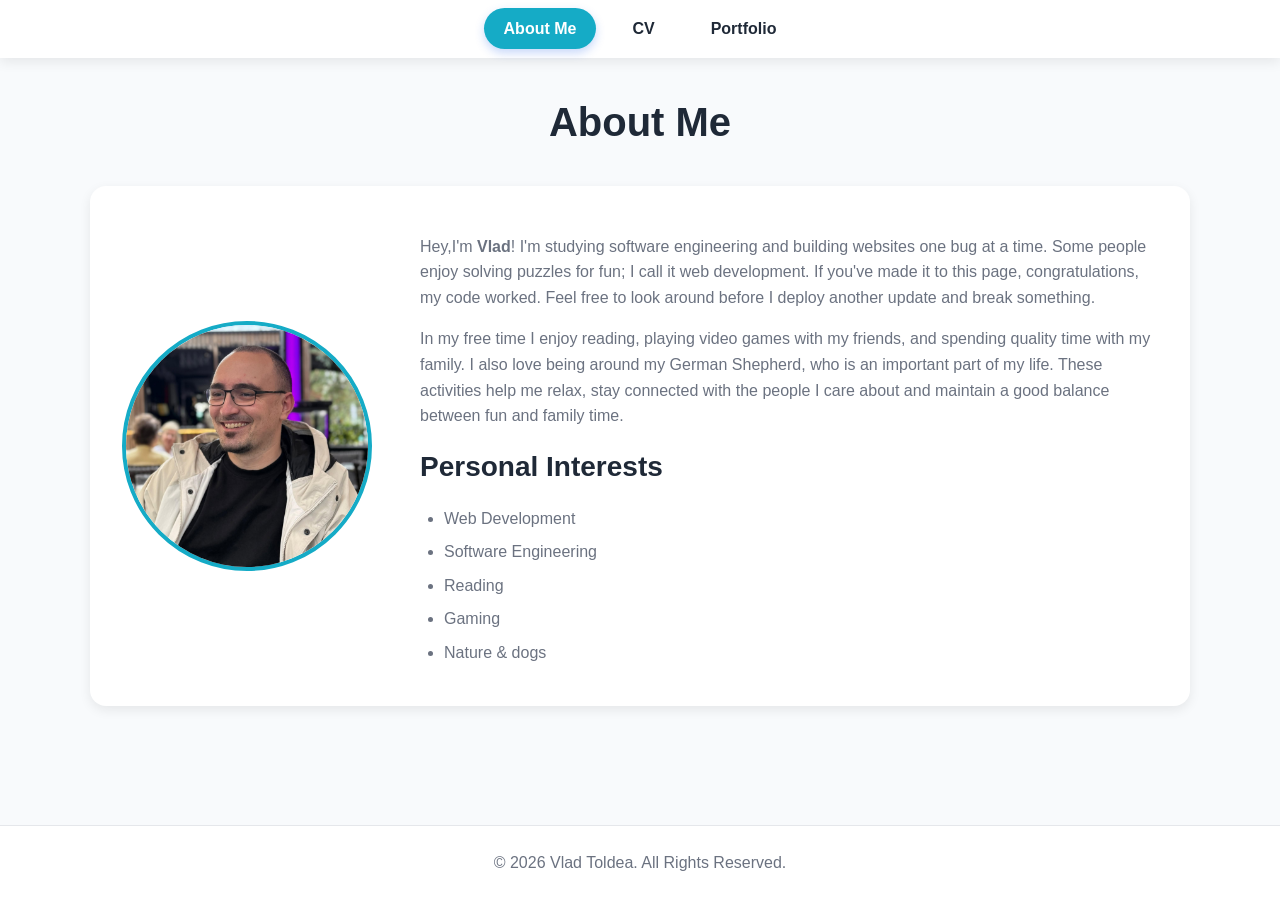
<file: index.html>
<!doctype html>
<html lang="en">
  <head>
    <meta charset="UTF-8" />
    <meta name="viewport" content="width=device-width, initial-scale=1.0" />
    <title>About Me | Vlad Toldea</title>
    <link rel="stylesheet" href="css/style.css" />
  </head>
  <body>
    <header>
      <nav>
        <ul>
          <li><a href="index.html" class="active">About Me</a></li>
          <li><a href="cv.html">CV</a></li>
          <li><a href="portfolio.html">Portfolio</a></li>
        </ul>
      </nav>
    </header>

    <main>
      <section class="page-header">
        <h1>About Me</h1>
      </section>
      <section class="about-container card">
        <figure>
          <img src="images/profile.jpg" alt="Profile Picture" />
        </figure>

        <article>
          <p>
            Hey,I'm <strong>Vlad</strong>! I'm studying software engineering and
            building websites one bug at a time. Some people enjoy solving
            puzzles for fun; I call it web development. If you've made it to
            this page, congratulations, my code worked. Feel free to look around
            before I deploy another update and break something.
          </p>

          <p>
            In my free time I enjoy reading, playing video games with my
            friends, and spending quality time with my family. I also love being
            around my German Shepherd, who is an important part of my life.
            These activities help me relax, stay connected with the people I
            care about and maintain a good balance between fun and family time.
          </p>

          <h2>Personal Interests</h2>

          <ul>
            <li>Web Development</li>
            <li>Software Engineering</li>
            <li>Reading</li>
            <li>Gaming</li>
            <li>Nature & dogs</li>
          </ul>
        </article>
      </section>
    </main>

    <footer>
      <p>&copy; 2026 Vlad Toldea. All Rights Reserved.</p>
    </footer>
  </body>
</html>
</file>
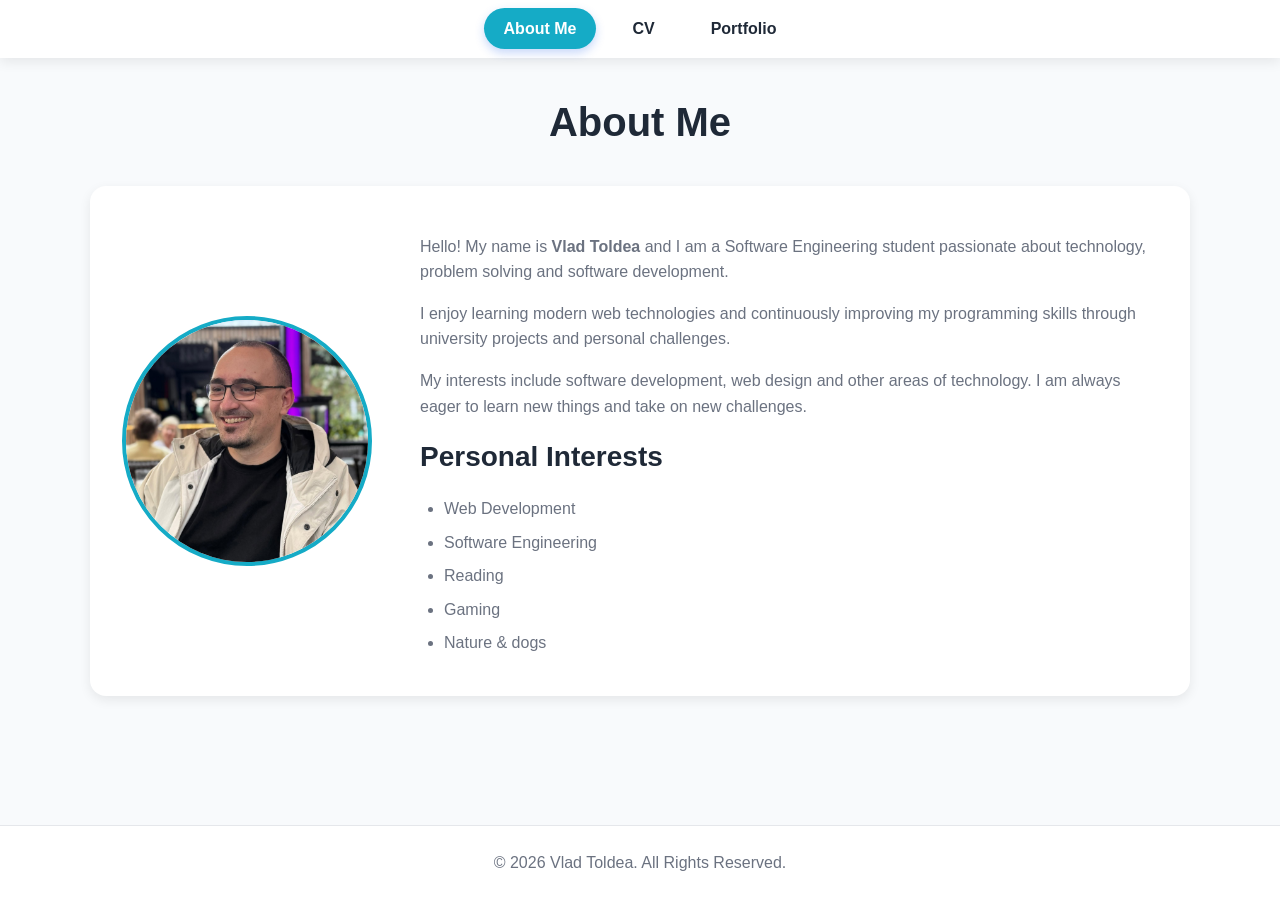
<file: about-me.html>
<!doctype html>
<html lang="en">
  <head>
    <meta charset="UTF-8" />
    <meta name="viewport" content="width=device-width, initial-scale=1.0" />
    <title>About Me | Vlad Toldea</title>
    <link rel="stylesheet" href="css/style.css" />
  </head>
  <body>
    <header>
      <nav>
        <ul>
          <li><a href="about-me.html" class="active">About Me</a></li>
          <li><a href="cv.html">CV</a></li>
          <li><a href="portfolio.html">Portfolio</a></li>
        </ul>
      </nav>
    </header>

    <main>
      <section class="page-header">
        <h1>About Me</h1>
      </section>
      <section class="about-container card">
        <figure>
          <img src="images/profile.jpg" alt="Profile Picture" />
        </figure>

        <article>
          <p>
            Hello! My name is <strong>Vlad Toldea</strong> and I am a Software
            Engineering student passionate about technology, problem solving and
            software development.
          </p>

          <p>
            I enjoy learning modern web technologies and continuously improving
            my programming skills through university projects and personal
            challenges.
          </p>

          <p>
            My interests include software development, web design and other
            areas of technology. I am always eager to learn new things and take
            on new challenges.
          </p>

          <h2>Personal Interests</h2>

          <ul>
            <li>Web Development</li>
            <li>Software Engineering</li>
            <li>Reading</li>
            <li>Gaming</li>
            <li>Nature & dogs</li>
          </ul>
        </article>
      </section>
    </main>

    <footer>
      <p>&copy; 2026 Vlad Toldea. All Rights Reserved.</p>
    </footer>
  </body>
</html>
</file>
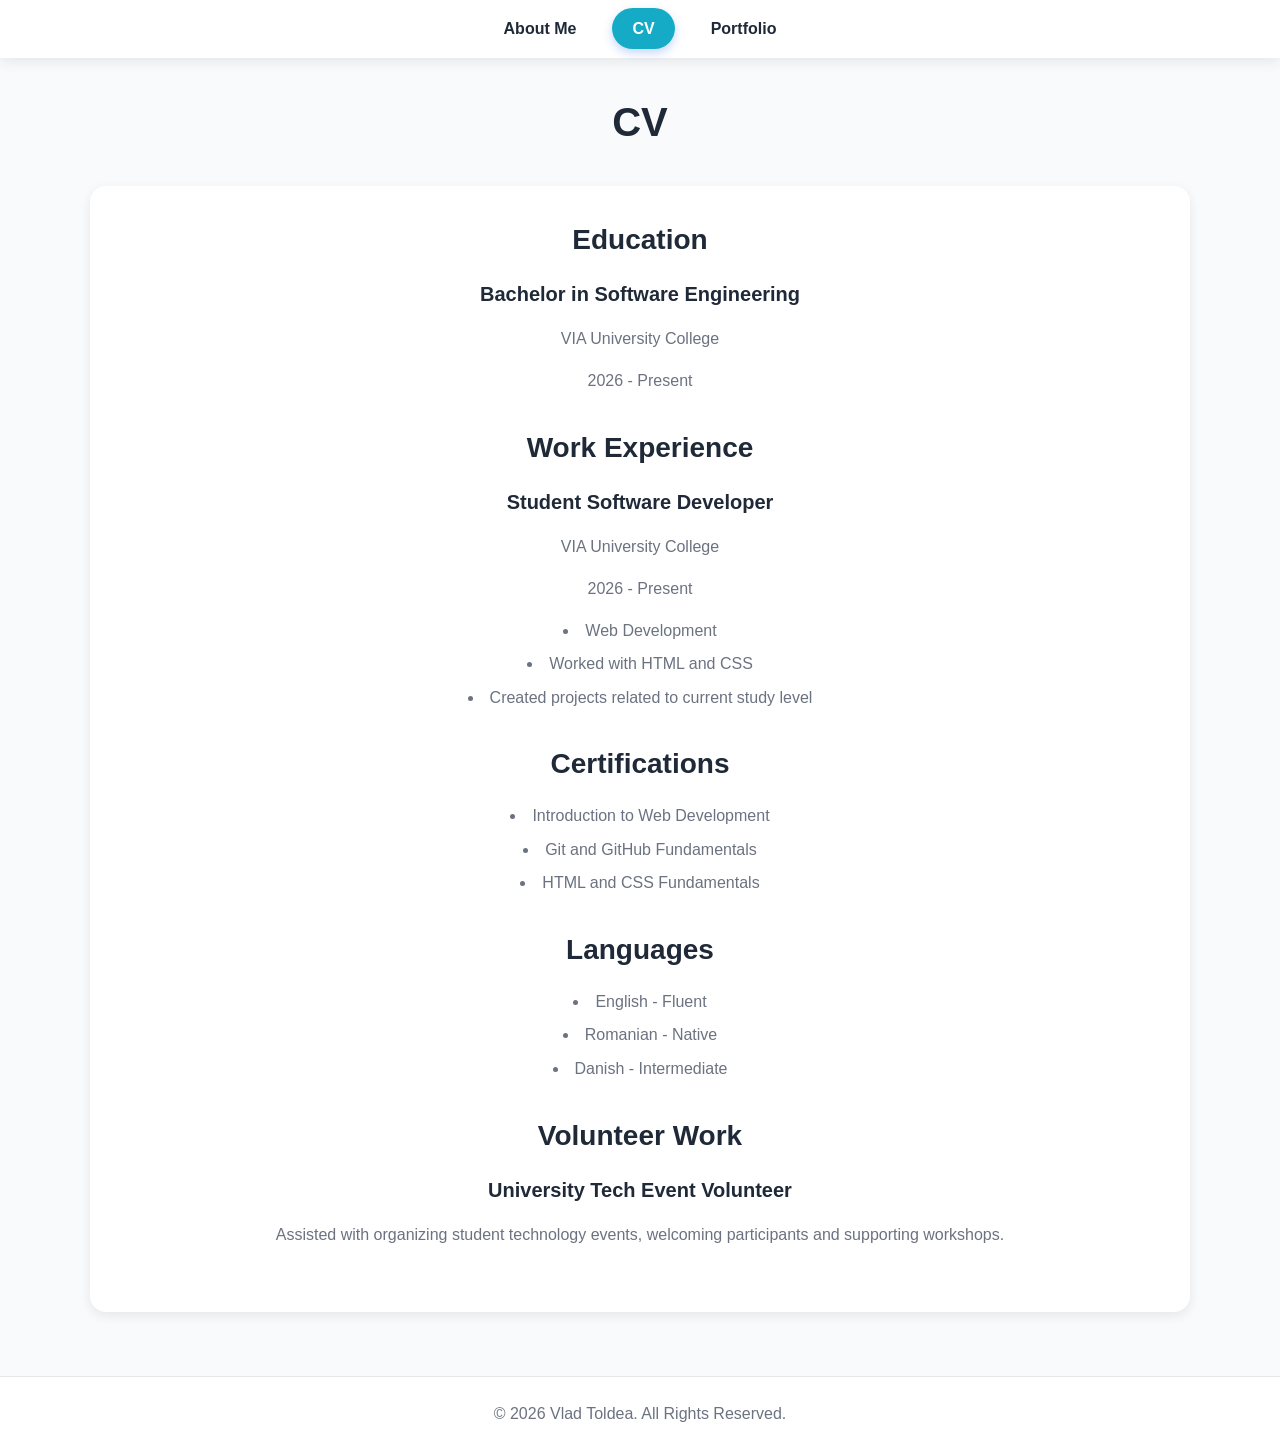
<file: cv.html>
<!doctype html>
<html lang="en">
  <head>
    <meta charset="UTF-8" />
    <meta name="viewport" content="width=device-width, initial-scale=1.0" />
    <title>CV | Vlad Toldea</title>
    <link rel="stylesheet" href="css/style.css" />
  </head>
  <body>
    <header>
      <nav>
        <ul>
          <li><a href="index.html">About Me</a></li>
          <li><a href="cv.html" class="active">CV</a></li>
          <li><a href="portfolio.html">Portfolio</a></li>
        </ul>
      </nav>
    </header>

    <main class="cv-page">
      <section class="page-header">
        <h1>CV</h1>
      </section>
      <section class="card">
        <section>
          <h2>Education</h2>

          <article>
            <h3>Bachelor in Software Engineering</h3>
            <p>VIA University College</p>
            <p>2026 - Present</p>
          </article>
        </section>

        <section>
          <h2>Work Experience</h2>

          <article>
            <h3>Student Software Developer</h3>
            <p>VIA University College</p>
            <p>2026 - Present</p>
            <ul>
              <li>Web Development</li>
              <li>Worked with HTML and CSS</li>
              <li>Created projects related to current study level</li>
            </ul>
          </article>
        </section>

        <section>
          <h2>Certifications</h2>

          <ul>
            <li>Introduction to Web Development</li>
            <li>Git and GitHub Fundamentals</li>
            <li>HTML and CSS Fundamentals</li>
          </ul>
        </section>

        <section>
          <h2>Languages</h2>

          <ul>
            <li>English - Fluent</li>
            <li>Romanian - Native</li>
            <li>Danish - Intermediate</li>
          </ul>
        </section>

        <section>
          <h2>Volunteer Work</h2>

          <article>
            <h3>University Tech Event Volunteer</h3>
            <p>
              Assisted with organizing student technology events, welcoming
              participants and supporting workshops.
            </p>
          </article>
        </section>
      </section>
    </main>

    <footer>
      <p>&copy; 2026 Vlad Toldea. All Rights Reserved.</p>
    </footer>
  </body>
</html>
</file>
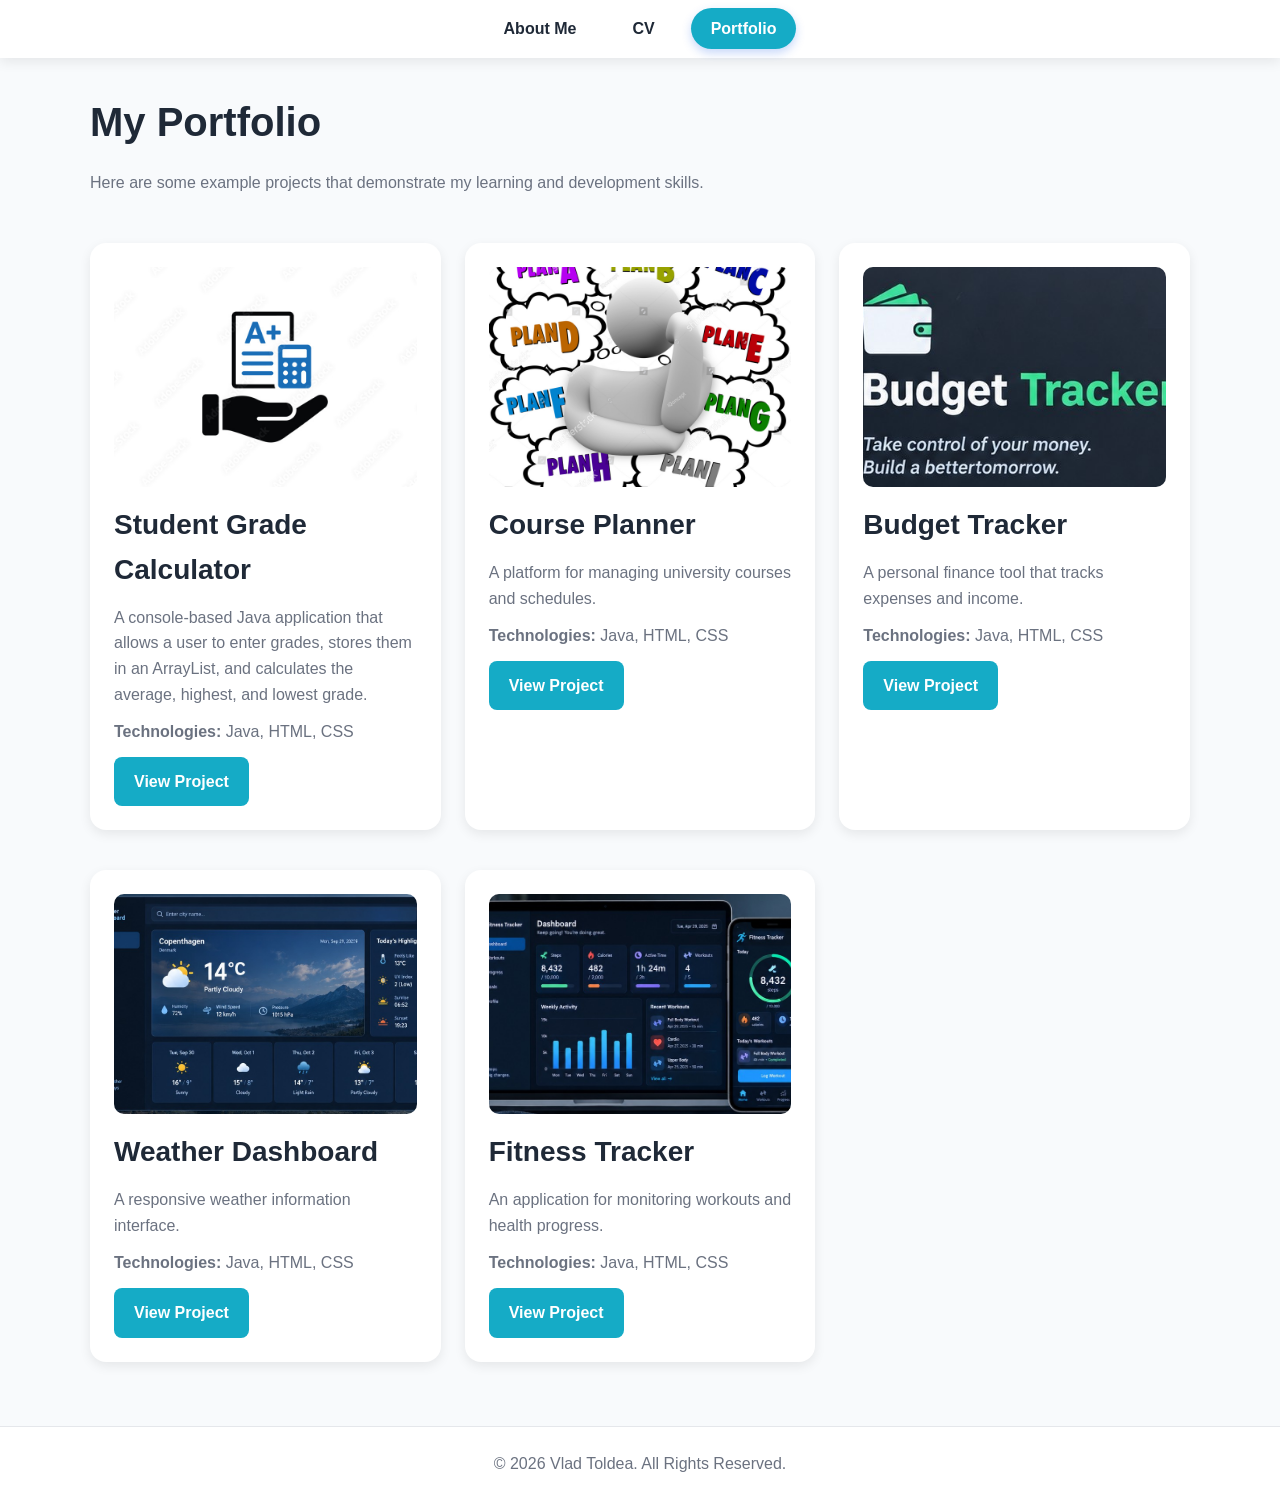
<file: portfolio.html>
<!doctype html>
<html lang="en">
  <head>
    <meta charset="UTF-8" />
    <meta name="viewport" content="width=device-width, initial-scale=1.0" />
    <title>Portfolio | Vlad Toldea</title>
    <link rel="stylesheet" href="css/style.css" />
  </head>
  <body>
    <header>
      <nav>
        <ul>
          <li><a href="index.html">About Me</a></li>
          <li><a href="cv.html">CV</a></li>
          <li><a href="portfolio.html" class="active">Portfolio</a></li>
        </ul>
      </nav>
    </header>

    <main>
      <section>
        <h1>My Portfolio</h1>
        <p>
          Here are some example projects that demonstrate my learning and
          development skills.
        </p>
      </section>

      <section class="projects-grid">
        <article class="project-card">
          <img src="images/project-1.jpg" alt="Student Grade Calculator" />

          <h2>Student Grade Calculator</h2>

          <p>
            A console-based Java application that allows a user to enter grades,
            stores them in an ArrayList, and calculates the average, highest,
            and lowest grade.
          </p>

          <p><strong>Technologies:</strong> Java, HTML, CSS</p>

          <a href="project-1.html">View Project</a>
        </article>

        <article class="project-card">
          <img src="images/project-2.jpg" alt="Course Planner" />

          <h2>Course Planner</h2>

          <p>A platform for managing university courses and schedules.</p>

          <p><strong>Technologies:</strong> Java, HTML, CSS</p>

          <a href="project-2.html">View Project</a>
        </article>

        <article class="project-card">
          <img src="images/project-3.jpg" alt="Budget Tracker" />

          <h2>Budget Tracker</h2>

          <p>A personal finance tool that tracks expenses and income.</p>

          <p><strong>Technologies:</strong> Java, HTML, CSS</p>

          <a href="project-3.html">View Project</a>
        </article>

        <article class="project-card">
          <img src="images/project-4.jpg" alt="Weather Dashboard" />

          <h2>Weather Dashboard</h2>

          <p>A responsive weather information interface.</p>

          <p><strong>Technologies:</strong> Java, HTML, CSS</p>

          <a href="project-4.html">View Project</a>
        </article>

        <article class="project-card">
          <img src="images/project-5.jpg" alt="Fitness Tracker" />

          <h2>Fitness Tracker</h2>

          <p>An application for monitoring workouts and health progress.</p>

          <p><strong>Technologies:</strong> Java, HTML, CSS</p>

          <a href="project-5.html">View Project</a>
        </article>
      </section>
    </main>

    <footer>
      <p>&copy; 2026 Vlad Toldea. All Rights Reserved.</p>
    </footer>
  </body>
</html>
</file>
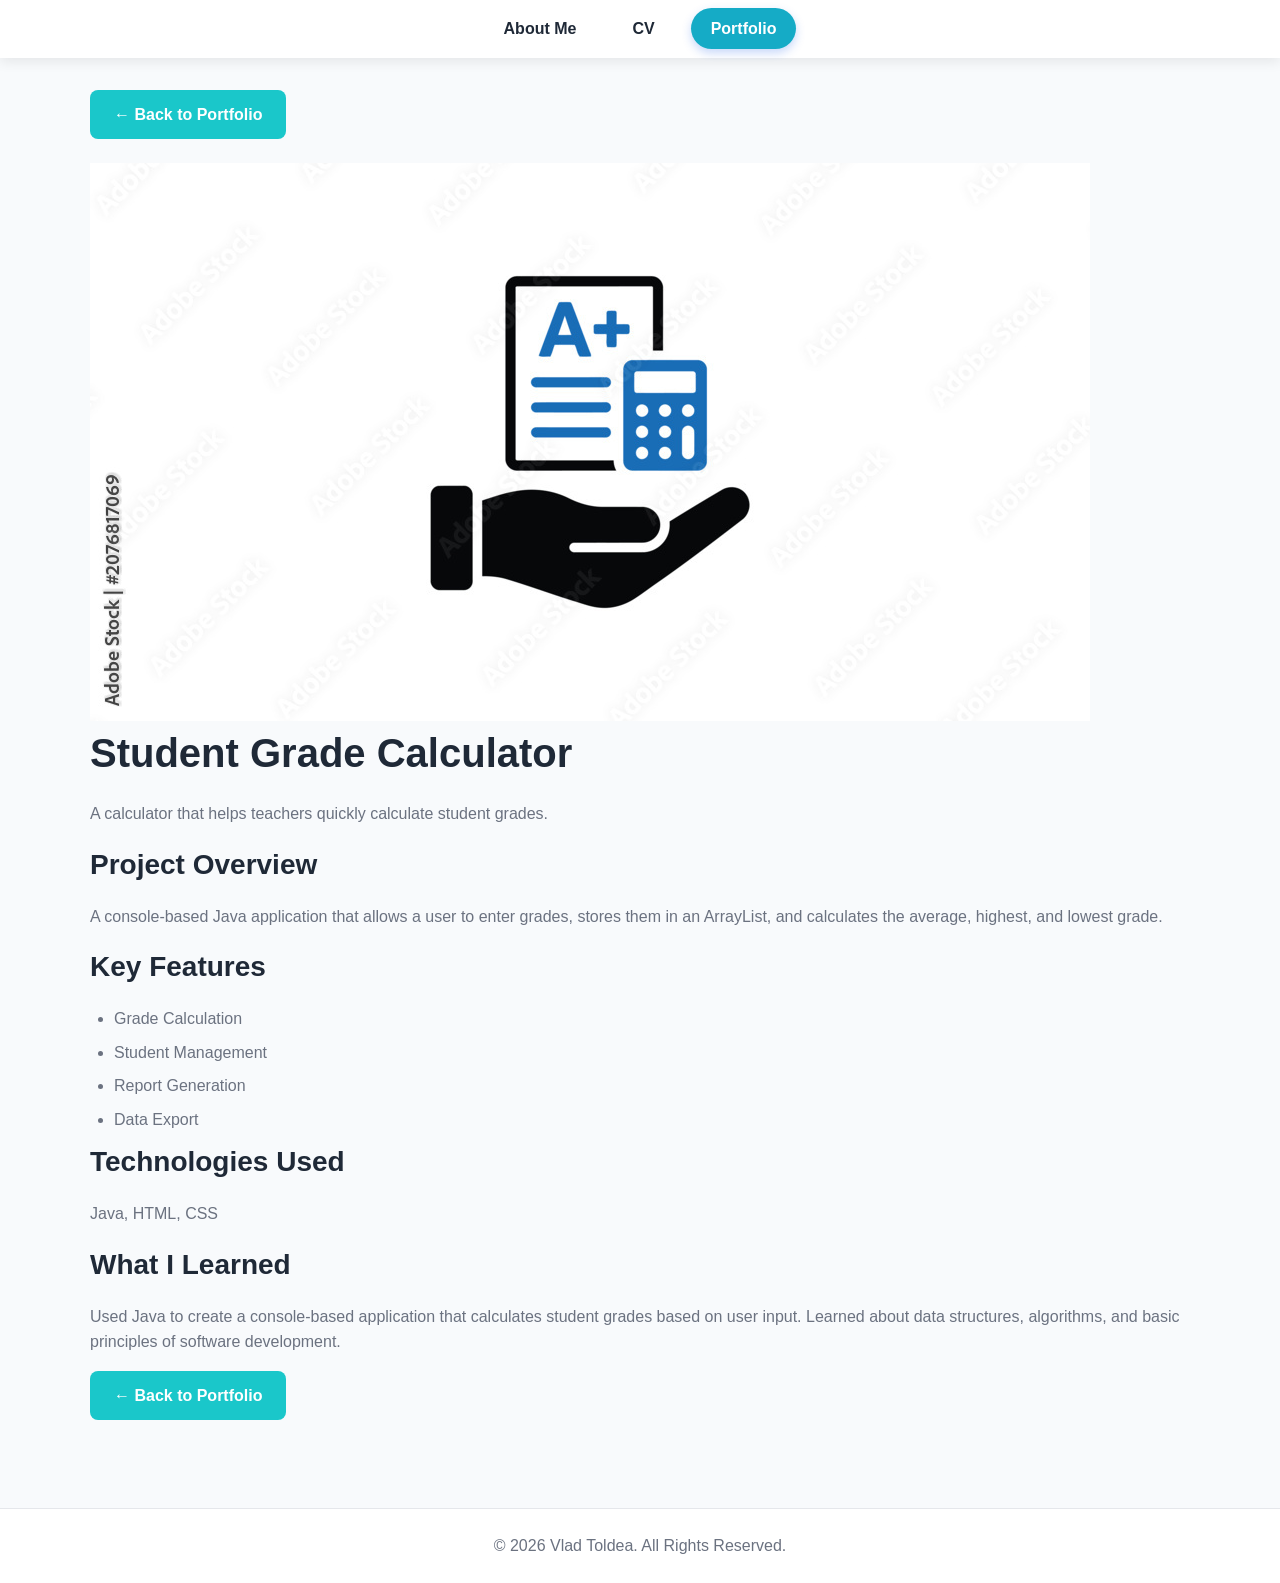
<file: project-1.html>
<!doctype html>
<html lang="en">
  <head>
    <meta charset="UTF-8" />
    <meta name="viewport" content="width=device-width, initial-scale=1.0" />
    <title>Student Grade Calculator | Vlad Toldea</title>
    <link rel="stylesheet" href="css/style.css" />
  </head>

  <body>
    <header>
      <nav>
        <ul>
          <li><a href="index.html">About Me</a></li>
          <li><a href="cv.html">CV</a></li>
          <li><a href="portfolio.html" class="active">Portfolio</a></li>
        </ul>
      </nav>
    </header>

    <main>
      <section class="project-page">
        <a href="portfolio.html" class="btn">← Back to Portfolio</a>
        <img src="images/project-1.jpg" alt="Student Grade Calculator" />
        <h1>Student Grade Calculator</h1>

        <p>
          A calculator that helps teachers quickly calculate student grades.
        </p>

        <h2>Project Overview</h2>

        <p>
          A console-based Java application that allows a user to enter grades,
          stores them in an ArrayList, and calculates the average, highest, and
          lowest grade.
        </p>

        <h2>Key Features</h2>

        <ul>
          <li>Grade Calculation</li>
          <li>Student Management</li>
          <li>Report Generation</li>
          <li>Data Export</li>
        </ul>

        <h2>Technologies Used</h2>

        <p>Java, HTML, CSS</p>

        <h2>What I Learned</h2>

        <p>
          Used Java to create a console-based application that calculates
          student grades based on user input. Learned about data structures,
          algorithms, and basic principles of software development.
        </p>

        <p>
          <a href="portfolio.html" class="btn">← Back to Portfolio</a>
        </p>
      </section>
    </main>

    <footer>
      <p>&copy; 2026 Vlad Toldea. All Rights Reserved.</p>
    </footer>
  </body>
</html>
</file>
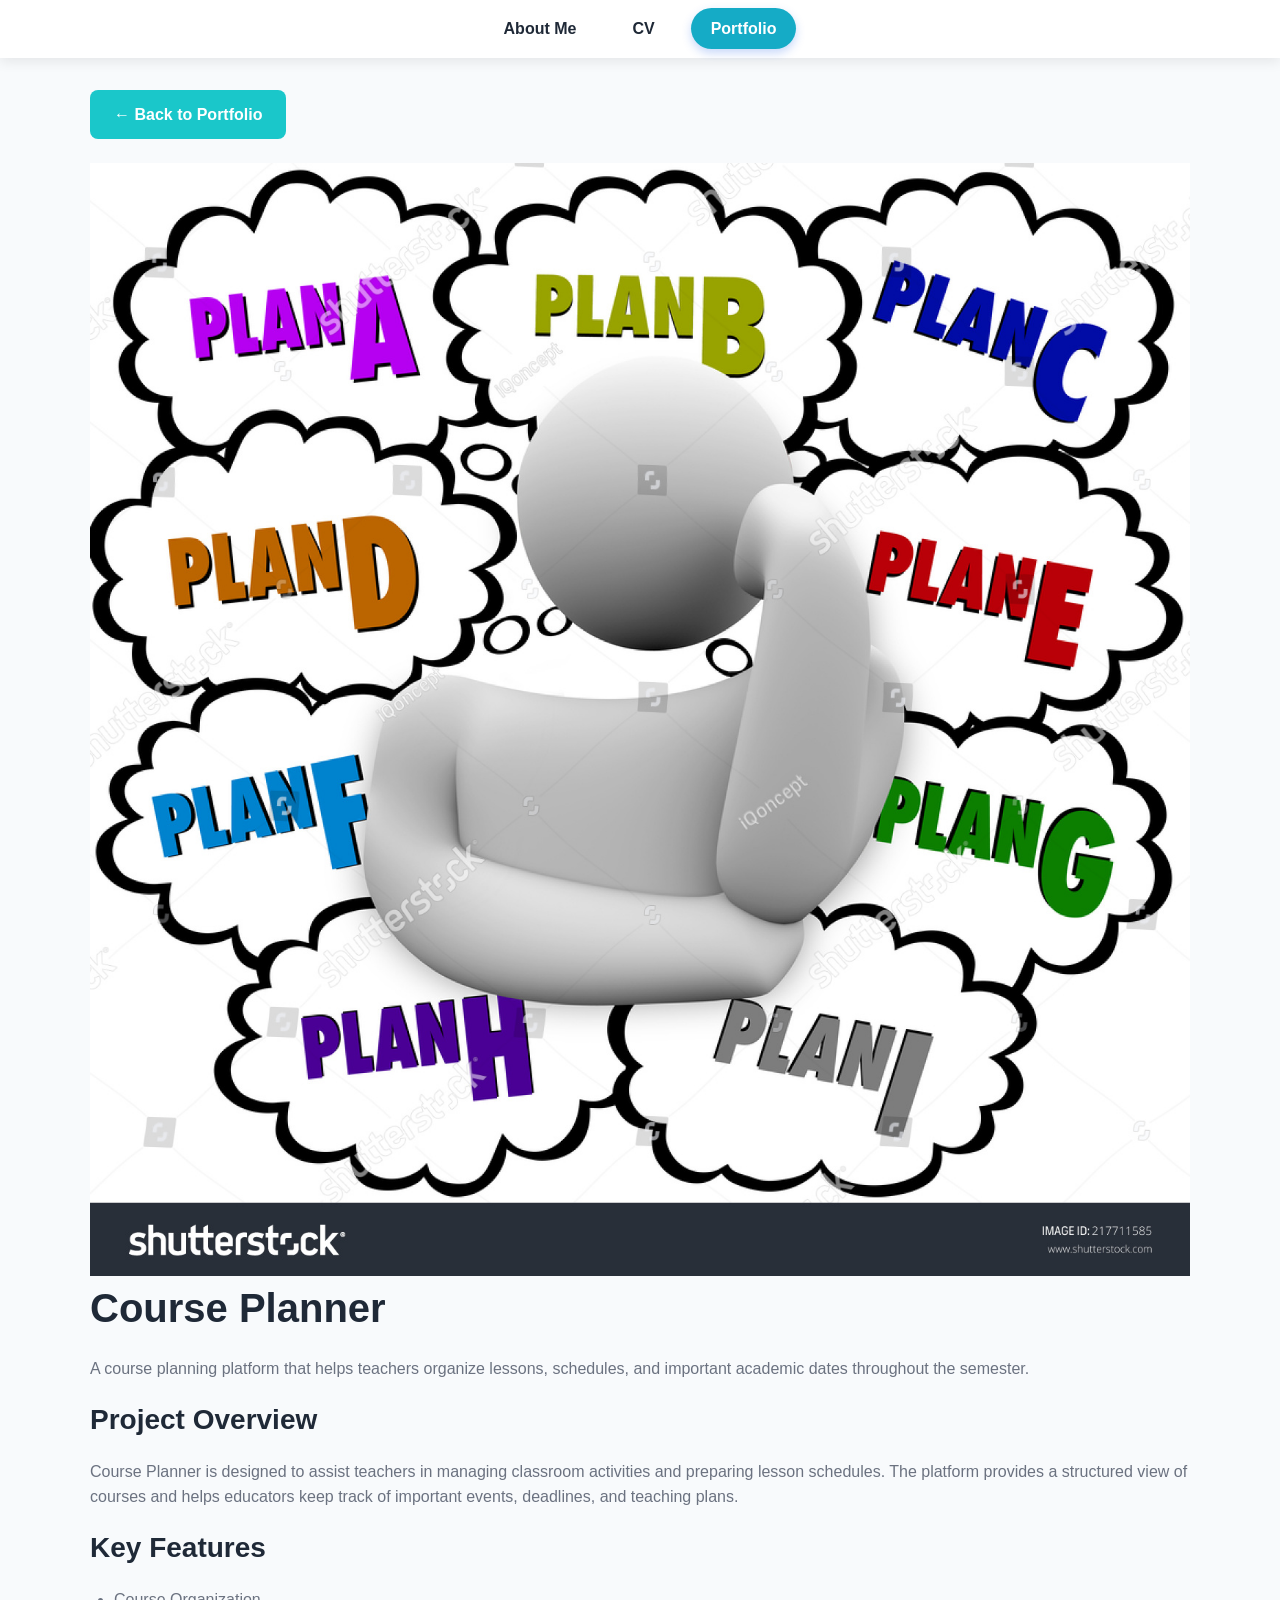
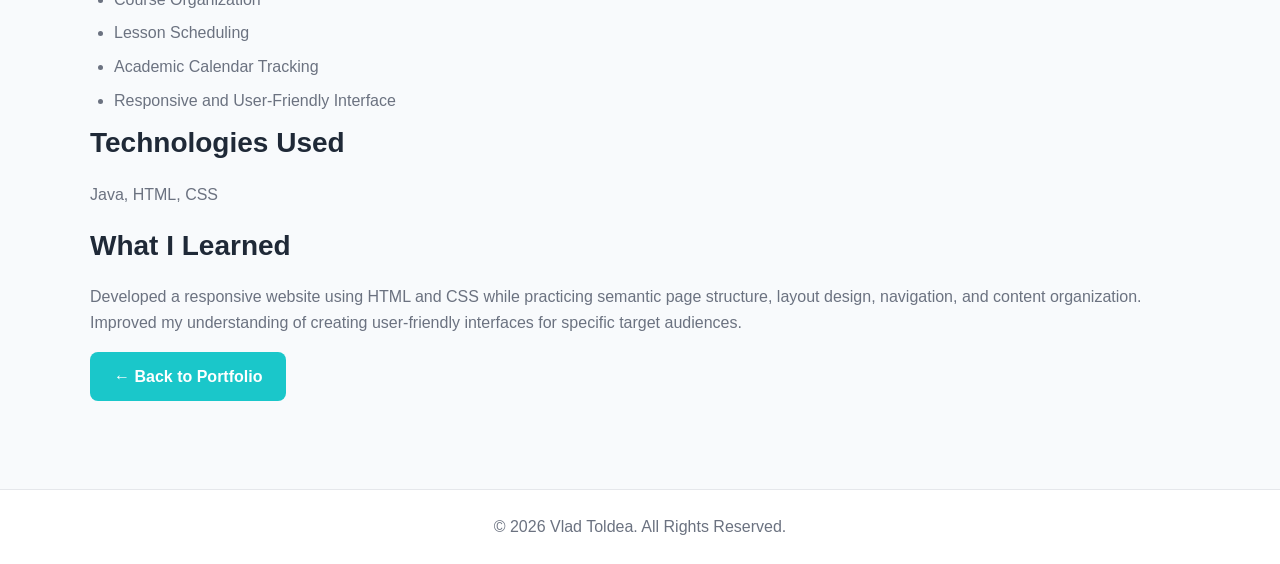
<file: project-2.html>
<!doctype html>
<html lang="en">
  <head>
    <meta charset="UTF-8" />
    <meta name="viewport" content="width=device-width, initial-scale=1.0" />
    <title>Course Planner | Vlad Toldea</title>
    <link rel="stylesheet" href="css/style.css" />
  </head>
  <body>
    <header>
      <nav>
        <ul>
          <li><a href="index.html">About Me</a></li>
          <li><a href="cv.html">CV</a></li>
          <li><a href="portfolio.html" class="active">Portfolio</a></li>
        </ul>
      </nav>
    </header>

    <main>
      <section class="project-page">
        <a href="portfolio.html" class="btn">← Back to Portfolio</a>

        <img src="images/project-2.jpg" alt="Course Planner" />

        <h1>Course Planner</h1>

        <p>
          A course planning platform that helps teachers organize lessons,
          schedules, and important academic dates throughout the semester.
        </p>

        <h2>Project Overview</h2>

        <p>
          Course Planner is designed to assist teachers in managing classroom
          activities and preparing lesson schedules. The platform provides a
          structured view of courses and helps educators keep track of important
          events, deadlines, and teaching plans.
        </p>

        <h2>Key Features</h2>

        <ul>
          <li>Course Organization</li>
          <li>Lesson Scheduling</li>
          <li>Academic Calendar Tracking</li>
          <li>Responsive and User-Friendly Interface</li>
        </ul>

        <h2>Technologies Used</h2>

        <p>Java, HTML, CSS</p>

        <h2>What I Learned</h2>

        <p>
          Developed a responsive website using HTML and CSS while practicing
          semantic page structure, layout design, navigation, and content
          organization. Improved my understanding of creating user-friendly
          interfaces for specific target audiences.
        </p>

        <p>
          <a href="portfolio.html" class="btn">← Back to Portfolio</a>
        </p>
      </section>
    </main>

    <footer>
      <p>&copy; 2026 Vlad Toldea. All Rights Reserved.</p>
    </footer>
  </body>
</html>
</file>
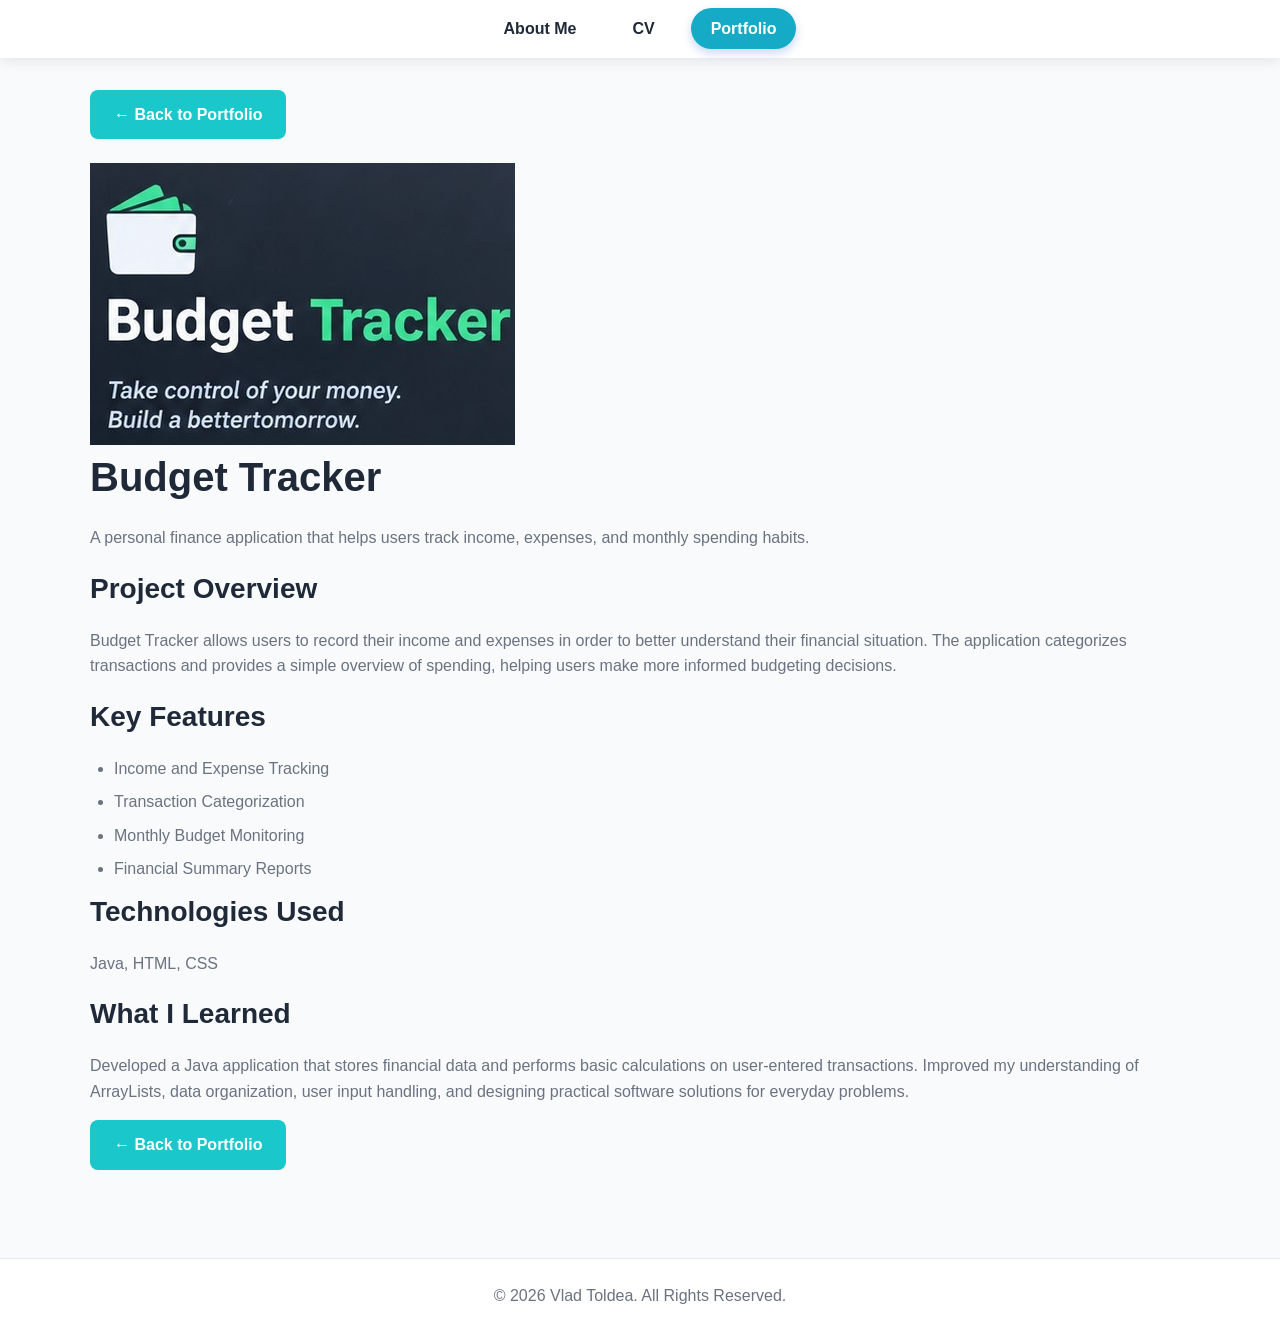
<file: project-3.html>
<!doctype html>
<html lang="en">
  <head>
    <meta charset="UTF-8" />
    <meta name="viewport" content="width=device-width, initial-scale=1.0" />
    <title>Budget Tracker | Vlad Toldea</title>
    <link rel="stylesheet" href="css/style.css" />
  </head>
  <body>
    <header>
      <nav>
        <ul>
          <li><a href="index.html">About Me</a></li>
          <li><a href="cv.html">CV</a></li>
          <li><a href="portfolio.html" class="active">Portfolio</a></li>
        </ul>
      </nav>
    </header>
    <main>
      <section class="project-page">
        <a href="portfolio.html" class="btn">← Back to Portfolio</a>
        <img src="images/project-3.jpg" alt="Budget Tracker" />
        <h1>Budget Tracker</h1>
        <p>
          A personal finance application that helps users track income,
          expenses, and monthly spending habits.
        </p>
        <h2>Project Overview</h2>
        <p>
          Budget Tracker allows users to record their income and expenses in
          order to better understand their financial situation. The application
          categorizes transactions and provides a simple overview of spending,
          helping users make more informed budgeting decisions.
        </p>
        <h2>Key Features</h2>
        <ul>
          <li>Income and Expense Tracking</li>
          <li>Transaction Categorization</li>
          <li>Monthly Budget Monitoring</li>
          <li>Financial Summary Reports</li>
        </ul>
        <h2>Technologies Used</h2>
        <p>Java, HTML, CSS</p>
        <h2>What I Learned</h2>
        <p>
          Developed a Java application that stores financial data and performs
          basic calculations on user-entered transactions. Improved my
          understanding of ArrayLists, data organization, user input handling,
          and designing practical software solutions for everyday problems.
        </p>
        <p>
          <a href="portfolio.html" class="btn">← Back to Portfolio</a>
        </p>
      </section>
    </main>
    <footer>
      <p>&copy; 2026 Vlad Toldea. All Rights Reserved.</p>
    </footer>
  </body>
</html>
</file>
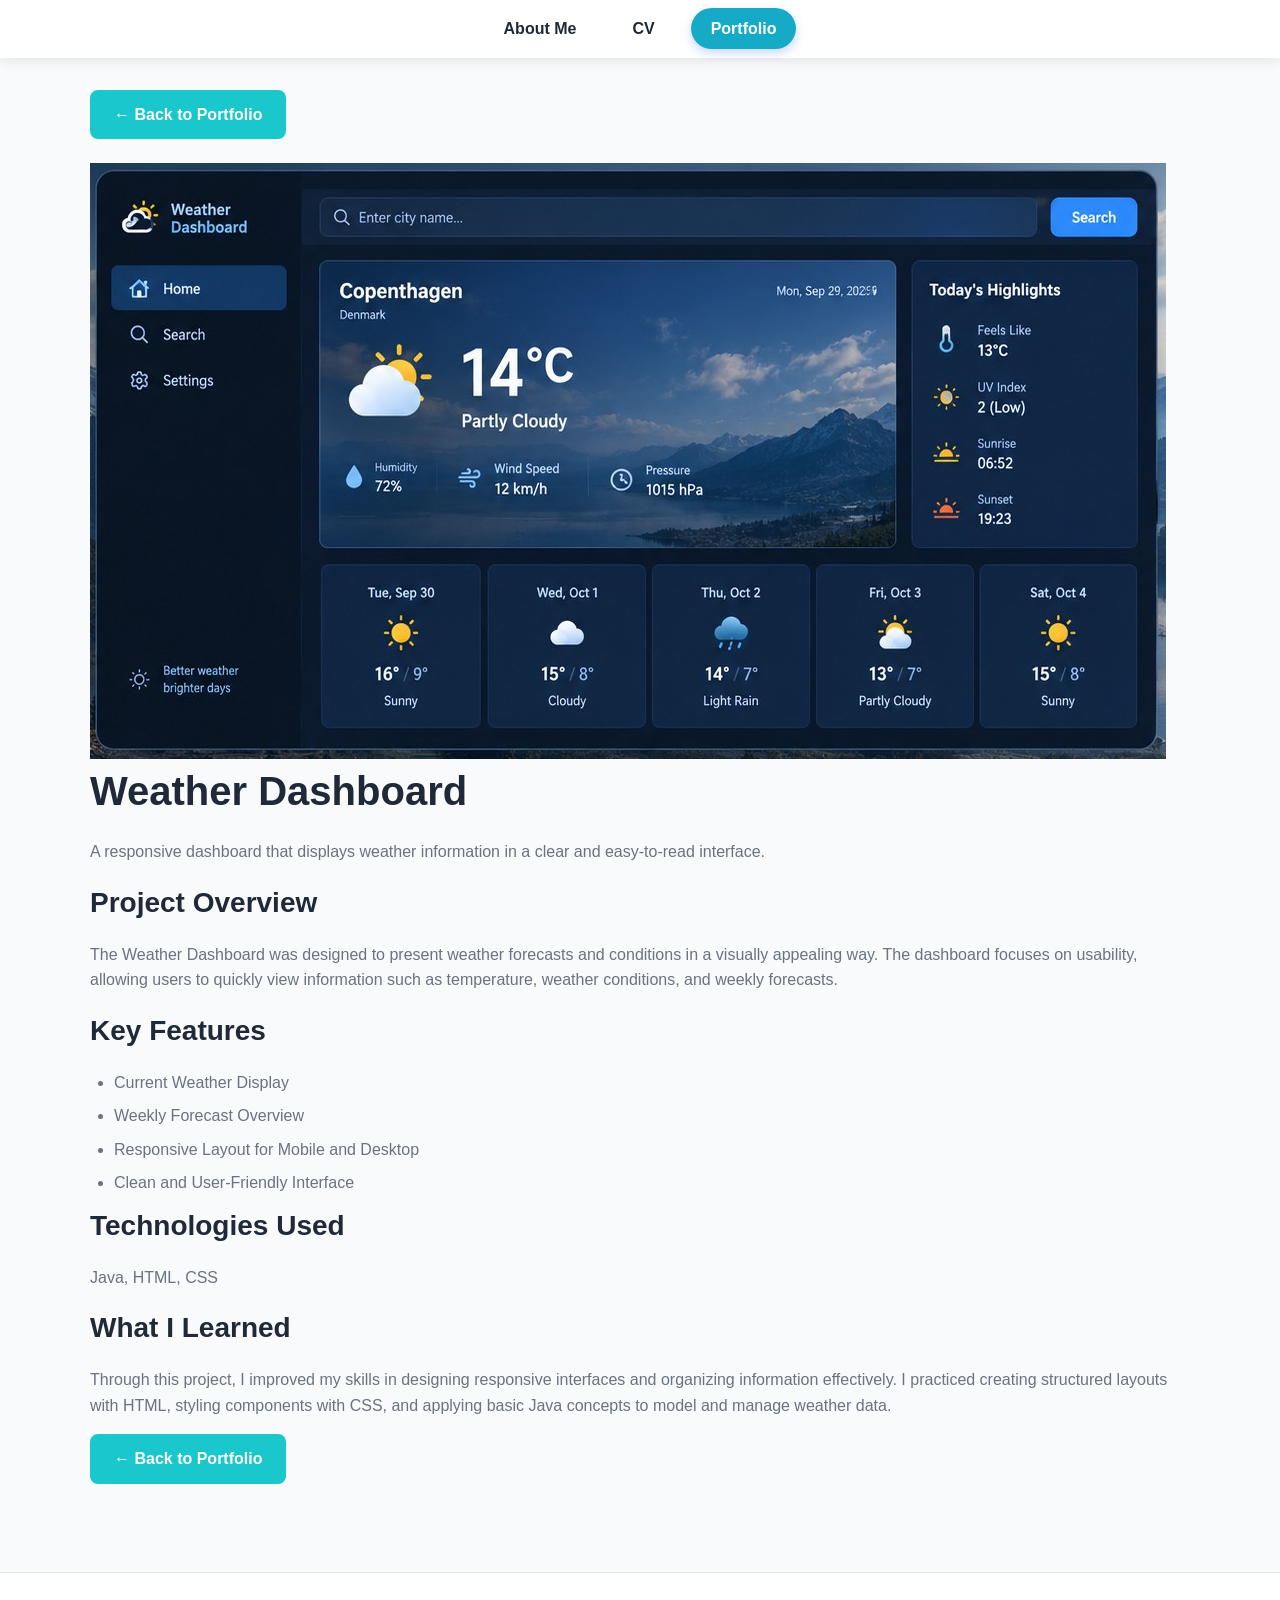
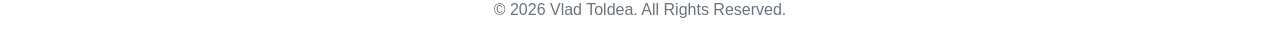
<file: project-4.html>
<!doctype html>
<html lang="en">
  <head>
    <meta charset="UTF-8" />
    <meta name="viewport" content="width=device-width, initial-scale=1.0" />
    <title>Weather Dashboard | Vlad Toldea</title>
    <link rel="stylesheet" href="css/style.css" />
  </head>

  <body>
    <header>
      <nav>
        <ul>
          <li><a href="index.html">About Me</a></li>
          <li><a href="cv.html">CV</a></li>
          <li><a href="portfolio.html" class="active">Portfolio</a></li>
        </ul>
      </nav>
    </header>

    <main>
      <section class="project-page">
        <a href="portfolio.html" class="btn">← Back to Portfolio</a>

        <img src="images/project-4.jpg" alt="Weather Dashboard" />

        <h1>Weather Dashboard</h1>

        <p>
          A responsive dashboard that displays weather information in a clear
          and easy-to-read interface.
        </p>

        <h2>Project Overview</h2>

        <p>
          The Weather Dashboard was designed to present weather forecasts and
          conditions in a visually appealing way. The dashboard focuses on
          usability, allowing users to quickly view information such as
          temperature, weather conditions, and weekly forecasts.
        </p>

        <h2>Key Features</h2>

        <ul>
          <li>Current Weather Display</li>
          <li>Weekly Forecast Overview</li>
          <li>Responsive Layout for Mobile and Desktop</li>
          <li>Clean and User-Friendly Interface</li>
        </ul>

        <h2>Technologies Used</h2>

        <p>Java, HTML, CSS</p>

        <h2>What I Learned</h2>

        <p>
          Through this project, I improved my skills in designing responsive
          interfaces and organizing information effectively. I practiced
          creating structured layouts with HTML, styling components with CSS,
          and applying basic Java concepts to model and manage weather data.
        </p>

        <p>
          <a href="portfolio.html" class="btn">← Back to Portfolio</a>
        </p>
      </section>
    </main>

    <footer>
      <p>&copy; 2026 Vlad Toldea. All Rights Reserved.</p>
    </footer>
  </body>
</html>
</file>
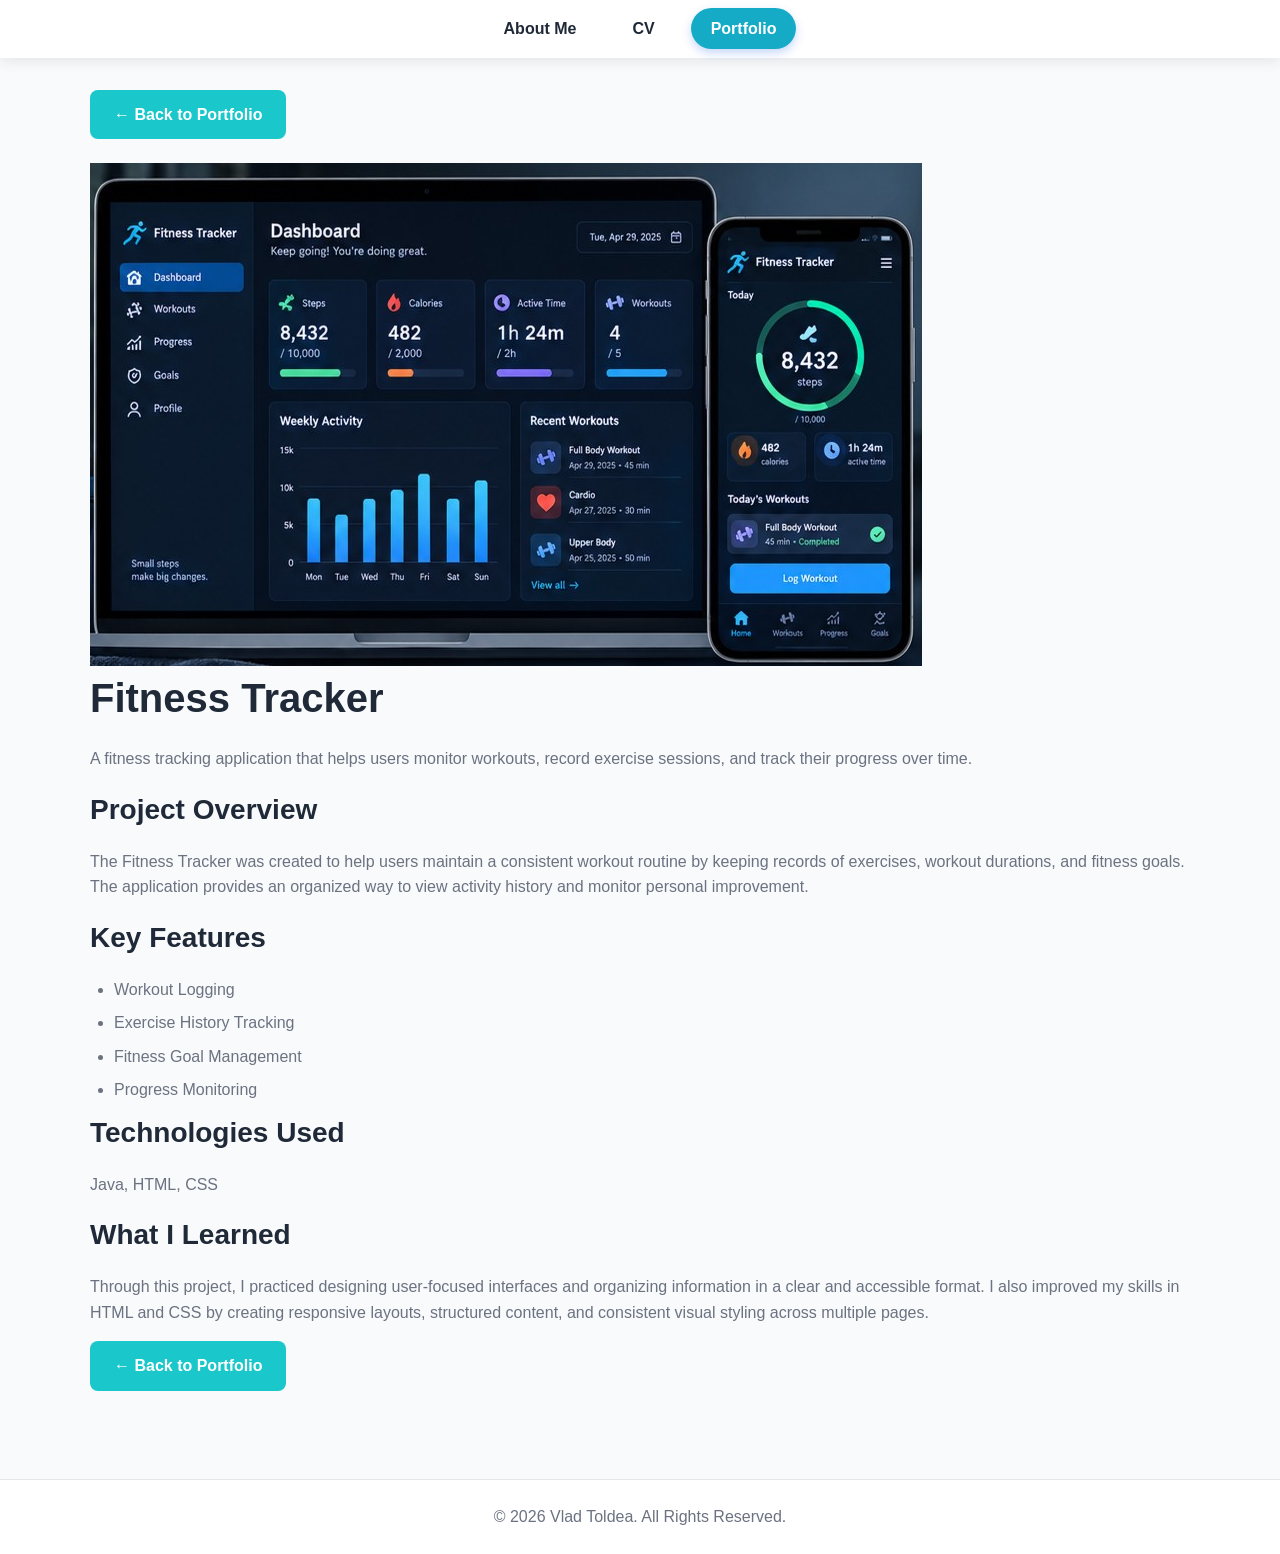
<file: project-5.html>
<!doctype html>
<html lang="en">
  <head>
    <meta charset="UTF-8" />
    <meta name="viewport" content="width=device-width, initial-scale=1.0" />
    <title>Fitness Tracker | Vlad Toldea</title>
    <link rel="stylesheet" href="css/style.css" />
  </head>

  <body>
    <header>
      <nav>
        <ul>
          <li><a href="index.html">About Me</a></li>
          <li><a href="cv.html">CV</a></li>
          <li><a href="portfolio.html" class="active">Portfolio</a></li>
        </ul>
      </nav>
    </header>

    <main>
      <section class="project-page">
        <a href="portfolio.html" class="btn">← Back to Portfolio</a>

        <img src="images/project-5.jpg" alt="Fitness Tracker" />

        <h1>Fitness Tracker</h1>

        <p>
          A fitness tracking application that helps users monitor workouts,
          record exercise sessions, and track their progress over time.
        </p>

        <h2>Project Overview</h2>

        <p>
          The Fitness Tracker was created to help users maintain a consistent
          workout routine by keeping records of exercises, workout durations,
          and fitness goals. The application provides an organized way to view
          activity history and monitor personal improvement.
        </p>

        <h2>Key Features</h2>

        <ul>
          <li>Workout Logging</li>
          <li>Exercise History Tracking</li>
          <li>Fitness Goal Management</li>
          <li>Progress Monitoring</li>
        </ul>

        <h2>Technologies Used</h2>

        <p>Java, HTML, CSS</p>

        <h2>What I Learned</h2>

        <p>
          Through this project, I practiced designing user-focused interfaces
          and organizing information in a clear and accessible format. I also
          improved my skills in HTML and CSS by creating responsive layouts,
          structured content, and consistent visual styling across multiple
          pages.
        </p>

        <p>
          <a href="portfolio.html" class="btn">← Back to Portfolio</a>
        </p>
      </section>
    </main>

    <footer>
      <p>&copy; 2026 Vlad Toldea. All Rights Reserved.</p>
    </footer>
  </body>
</html>
</file>
<file: css/style.css>
* {
  margin: 0;
  padding: 0;
  box-sizing: border-box;
}

/* =========================
VARIABLES
========================= */

:root {
  --primary: #15abc6;
  --primary-dark: #16abc6;
  --background: #f8fafc;
  --surface: #ffffff;
  --text: #1f2937;
  --text-light: #6b7280;
  --border: #e5e7eb;
  --shadow: 0 4px 12px rgba(0, 0, 0, 0.08);
}

/* =========================
BASE STYLES
========================= */

html {
  scroll-behavior: smooth;
}

body {
  font-family: "Segoe UI", Arial, sans-serif;
  line-height: 1.6;
  color: var(--text);
  background-color: var(--background);

  min-height: 100vh;
  display: flex;
  flex-direction: column;
}

main {
  width: min(1100px, 90%);
  margin: 2rem auto;
  flex: 1;
}

section {
  margin-bottom: 2rem;
}

img {
  max-width: 100%;
  display: block;
}

a {
  transition: all 0.3s ease;
}

/* =========================
TYPOGRAPHY
========================= */

h1,
h2,
h3 {
  color: var(--text);
  margin-bottom: 1rem;
  font-weight: 600;
}

h1 {
  font-size: 2.5rem;
}

h2 {
  font-size: 1.75rem;
}

h3 {
  font-size: 1.25rem;
}

p {
  color: var(--text-light);
  margin-bottom: 1rem;
}

ul {
  padding-left: 1.5rem;
}

li {
  color: var(--text-light);
  margin-bottom: 0.5rem;
}

/* =========================
REUSABLE COMPONENTS
========================= */

.card {
  background-color: var(--surface);
  padding: 2rem;
  border-radius: 16px;
  box-shadow: var(--shadow);
}

.page-header {
  text-align: center;
  margin-bottom: 2rem;
}

.page-header h1 {
  margin-bottom: 0.5rem;
}

.page-header p {
  margin-bottom: 0;
}

/* =========================
NAVIGATION
========================= */

header {
  position: sticky;
  top: 0;
  z-index: 1000;

  background-color: var(--surface);
  box-shadow: var(--shadow);
}

nav {
  max-width: 1100px;
  margin: 0 auto;
}

nav ul {
  list-style: none;

  display: flex;
  justify-content: center;
  align-items: center;
  flex-wrap: wrap;

  gap: 1rem;
  padding: 1rem;
}

nav li {
  margin: 0;
}

nav a {
  text-decoration: none;
  color: var(--text);

  font-weight: 600;

  padding: 0.75rem 1.25rem;
  border-radius: 999px;
}

nav a:hover,
nav a:focus {
  background-color: var(--primary);
  color: white;
}

/* Active page */

nav a.active {
  background-color: var(--primary);
  color: white;
  box-shadow: 0 4px 10px rgba(37, 99, 235, 0.25);
}

nav a.active:hover {
  background-color: var(--primary-dark);
}

.btn {
  display: inline-block;
  padding: 0.75rem 1.5rem;
  margin-bottom: 1.5rem;
  background-color: #1ac7ca;
  color: white;
  text-decoration: none;
  border-radius: 8px;
  font-weight: 600;
  transition: background-color 0.3s ease;
  display: inline-block;
}

.btn:hover {
  background-color: #1ac7ca;
}

/* =========================
ABOUT PAGE
========================= */

.about-container {
  display: flex;
  align-items: center;
  gap: 3rem;
}

.about-container figure {
  flex-shrink: 0;
}

.about-container img {
  width: 250px;
  height: 250px;
  object-fit: cover;

  border-radius: 50%;
  border: 4px solid var(--primary);
}

.about-container article {
  flex: 1;
}

/* =========================
CV PAGE
========================= */

.cv-page .card {
  text-align: center;
}

.cv-page .card ul {
  list-style-position: inside;
  padding-left: 0;
}

main section article {
  margin-top: 1rem;
}

/* =========================
PORTFOLIO PAGE
========================= */

.projects-grid {
  display: grid;
  gap: 1.5rem;
}

.project-card {
  background-color: var(--surface);
  padding: 1.5rem;
  border-radius: 16px;
  box-shadow: var(--shadow);

  display: flex;
  flex-direction: column;

  transition: transform 0.3s ease;
}

.project-card:hover {
  transform: translateY(-5px);
}

.project-card img {
  width: 100%;
  height: 220px;
  object-fit: cover;

  border-radius: 10px;
  margin-bottom: 1rem;
}

.project-card h2 {
  margin-bottom: 0.75rem;
}

.project-card p {
  margin-bottom: 0.75rem;
}

.project-card a {
  align-self: flex-start;

  background-color: var(--primary);
  color: white;
  text-decoration: none;

  padding: 0.75rem 1.25rem;
  border-radius: 8px;

  font-weight: 600;
}

.project-card a:hover {
  background-color: var(--primary-dark);
}

/* =========================
FOOTER
========================= */

footer {
  background-color: var(--surface);
  border-top: 1px solid var(--border);

  text-align: center;
  padding: 1.5rem;
}

footer p {
  margin: 0;
}

/* =========================
MOBILE
========================= */

@media (max-width: 767px) {
  nav ul {
    flex-direction: column;
    gap: 0.5rem;
  }

  nav li {
    width: 100%;
  }

  nav a {
    display: block;
    width: 100%;
    text-align: center;
  }

  .about-container {
    flex-direction: column;
    text-align: center;
  }

  .about-container img {
    width: 180px;
    height: 180px;
  }

  .projects-grid {
    grid-template-columns: 1fr;
  }

  h1 {
    font-size: 2rem;
  }

  .card {
    padding: 1.5rem;
  }
}

/* =========================
TABLET
========================= */

@media (min-width: 768px) and (max-width: 1023px) {
  .projects-grid {
    grid-template-columns: repeat(2, 1fr);
  }
}

/* =========================
DESKTOP
========================= */

@media (min-width: 1024px) {
  .projects-grid {
    grid-template-columns: repeat(3, 1fr);
  }
}

/* =========================
DARK MODE (CSS ONLY)
========================= */

@media (prefers-color-scheme: dark) {
  :root {
    --primary: #1ac7ca;
    --primary-dark: #1ac7ca;

    --background: #111827;
    --surface: #1f2937;

    --text: #f9fafb;
    --text-light: #d1d5db;

    --border: #374151;

    --shadow: 0 4px 12px rgba(0, 0, 0, 0.4);
  }

  header,
  footer,
  .card,
  .project-card {
    border: 1px solid var(--border);
  }

  .project-card a,
  nav a.active {
    color: white;
  }
}
</file>
